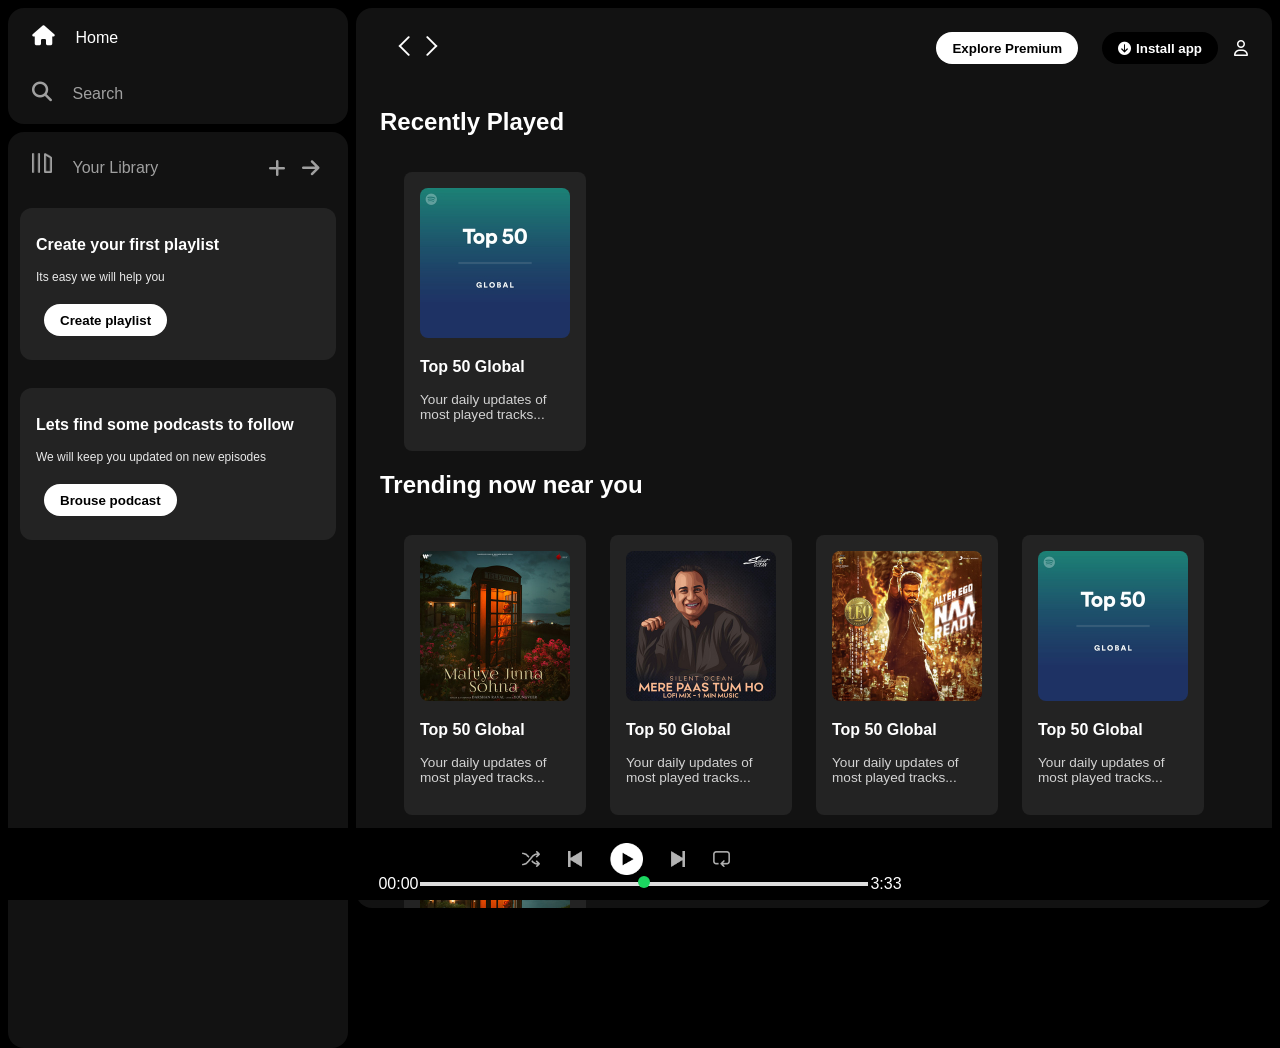
<file: index.html>
<!DOCTYPE html>
<html lang="en">
<head>
    <meta charset="UTF-8">
    <meta name="viewport" content="width=device-width, initial-scale=1.0">
    <link rel="stylesheet" href="https://cdnjs.cloudflare.com/ajax/libs/font-awesome/6.4.0/css/all.min.css">
    <link rel="icon" href="assets/logo.png">
    <title>Spotify - Web Player: Music for everyone</title>
    <link rel="stylesheet" href="style.css">
    <link rel="preconnect" href="https://fonts.googleapis.com">
    <link rel="preconnect" href="https://fonts.gstatic.com" crossorigin>
    <link href="https://fonts.googleapis.com/css2?family=Montserrat:wght@300;400;500;700&display=swap" rel="stylesheet">

</head>
<body>
  <div class="main">
    <div class="sidebar">
         <div class="nav">
        <div class="nav-option" style="opacity: 1;">
          <i class="fa-solid fa-house"></i>
          <a href="#">Home</a>
        </div>
         <div class="nav-option">
          <i class="fa-solid fa-magnifying-glass"></i>
          <a href="#">Search</a>
        </div>
       </div>
       <div class="library">
        <div class="options">
            <div class="lib-option nav-option">
          <img src="assets/library_icon.png">
          <a href="#">Your Library</a>
        </div>
        <div class="icons">
            <i class="fa-solid fa-plus"></i>
            <i class="fa-solid fa-arrow-right"></i>
        </div>
        </div>
        <div class="lib-box">
            <div class="box">
                <p class="box-p1">Create your first playlist</p>
                 <p class="box-p2">Its easy we will help you</p>
                 <button class="badge">Create playlist</button>
            </div>
            <div class="box">
                <p class="box-p1">Lets find some podcasts to follow</p>
                 <p class="box-p2">We will keep you updated on new episodes</p>
                 <button class="badge">Brouse podcast</button>
            </div>
        </div>
       </div>
    </div>
  
      <div class="main-content">
        <div class="sticky-nav">
            <div class="sticky-nav-icons">
              <img src="assets/backward_icon.png">
            <img src="assets/forward_icon.png" class="hide">
            </div>
             <div class="sticky-nav-options">
                <button class="badge nav-item hide">Explore Premium</button>
            <button class="badge nav-item dark-badge"><i class="fa-solid fa-circle-arrow-down" style="margin-right: 5px;"></i>Install app</button>
            <i class="fa-regular fa-user"></i>
             </div>
            
        </div>

            <h2>Recently Played</h2>
            <div class="cards-container">
                <div class="card">
                    <img src="assets/card1img.jpeg" class="card-img" >
                    <p class="card-title">Top 50 Global</p>
                    <p class="card-info">Your daily updates of most played tracks...</p>
                </div>
            </div>
       
            <h2>Trending now near you</h2>
            <div class="cards-container">
                <div class="card">
                    <img src="assets/card2img.jpeg" class="card-img" >
                    <p class="card-title">Top 50 Global</p>
                    <p class="card-info">Your daily updates of most played tracks...</p>
                </div>
            
                <div class="card">
                    <img src="assets/card3img.jpeg" class="card-img" >
                    <p class="card-title">Top 50 Global</p>
                    <p class="card-info">Your daily updates of most played tracks...</p>
                </div>
           
                 <div class="card">
                    <img src="assets/card4img.jpeg" class="card-img" >
                    <p class="card-title">Top 50 Global</p>
                    <p class="card-info">Your daily updates of most played tracks...</p>
                </div>

                <div class="card">
                    <img src="assets/card1img.jpeg" class="card-img" >
                    <p class="card-title">Top 50 Global</p>
                    <p class="card-info">Your daily updates of most played tracks...</p>
                </div>

                <div class="card">
                    <img src="assets/card2img.jpeg" class="card-img" >
                    <p class="card-title">Top 50 Global</p>
                    <p class="card-info">Your daily updates of most played tracks...</p>
                </div>
              </div>

              <h2>Featured Charts</h2>
            <div class="cards-container">
                <div class="card">
                    <img src="assets/card5img.jpeg" class="card-img" >
                    <p class="card-title">Top 50 Global</p>
                    <p class="card-info">Your daily updates of most played tracks...</p>
                </div>

                <div class="card">
                    <img src="assets/card6img.jpeg" class="card-img" >
                    <p class="card-title">Top 50 Global</p>
                    <p class="card-info">Your daily updates of most played tracks...</p>
                </div>

                <div class="card">
                    <img src="assets/card1img.jpeg" class="card-img" >
                    <p class="card-title">Top 50 Global</p>
                    <p class="card-info">Your daily updates of most played tracks...</p>
                </div>
            </div>
    </div>
    <div class="footer">
        <div class="line"></div>
    </div>
     </div>
    <div class="music-player">
        <div class="album"></div>
        <div class="player">
            <div class="player-control">
                <img src="assets/player_icon1.png" class="player-control-icon">
                <img src="assets/player_icon2.png" class="player-control-icon">
                <img src="assets/player_icon3.png" class="player-control-icon" style="opacity: 1; height: 2rem;">
                <img src="assets/player_icon4.png" class="player-control-icon">
                <img src="assets/player_icon5.png" class="player-control-icon">
            </div>
            <div class="playback-bar">
                <span class="curr-time">00:00</span>
                <input type="range" min="0" max="100" class="progress-bar">
                <span class="tot-time">3:33</span>
            </div>
        </div>
        <div class="controls"></div>
    </div>
     
  </div>
</body>
</html>
</file>
<file: style.css>
body{
    font-family: 'Monterrat', sans-serif;
    margin: 0;
    background-color: #000;
    color: #fff;
    overflow: hidden;
}

.main{
    display: flex;
    height: 100vh;
    padding: 0.5rem;
}

.sidebar{
    background-color: #000;
    width: 340px;
    border-radius: 1rem;
    margin-right:0.5rem ;
}

.main-content{
    background-color: #121212;
    flex: 1;
    border-radius: 1rem;
    overflow: auto;
    padding: 0 1.5rem  0 1.5rem;
}

.music-player{
    background-color: black;
    position: fixed;
    width: 100%;
    bottom: 0;
    height: 72px;
}

a{
    text-decoration: none;
    color: #fff;
}

.nav{
    background-color: #121212;
    border-radius: 1rem;
    display: flex;
    flex-direction: column;
    justify-content: center;
    height: 100px;
    padding: 0.5rem 0.75rem;
}

.nav-option{
   line-height: 2.5rem;
   opacity: 0.6;
   padding: 0.5rem 0.75rem;
}

.nav-option:hover{
    opacity: 1;
}

.nav-option i{
    font-size: 1.25rem;
}

.nav-option a{
    font-size: 1rem;
    margin-left: 1rem;
}

.library{
    background-color: #121212;
    border-radius: 1rem;
    margin-top: 0.5rem;
    padding: 0.5rem 0.75rem;
    height: 100%;
}

.options{
    display: flex;
    justify-content: space-between;
    align-items: center;
}

.lib-option img{
    height: 1.25rem;
    width: 1.25rem;
}

.icons{
    font-size: 1.25rem;
   
    display: flex;
}

.icons i{
    opacity: 0.6;
    margin-right: 1rem;
}

.icons i:hover{
    opacity: 1;
}

.box{
    background-color: #232323;
    height: 8rem;
    border-radius: 0.75rem;
    margin: 0.75rem 0 1.75rem 0;
    padding: 0.75rem 1rem;
}

.box-p1{
    font-size: 1rem;
    font-weight: 700;
}

.box-p2{
    font-size: 0.75rem;
    opacity: 0.9;
}

.badge{
    background-color: #fff;
    border: none;
    border-radius: 100px;
    padding: 0.25rem 1rem;
    font-weight: 700;
    margin: 0.5rem;
    height: 2rem;
    width: fit-content;
}

.dark-badge{
    background-color: #000;
    color: #fff;
}

.sticky-nav{
    position: sticky;
    top: 0;
    background-color: #121212;
    justify-content: space-between;
    display: flex;
    align-items: center;
    padding: 1rem 0 1rem 0;
    z-index: 10;
}

.sticky-nav-icons{
    margin-left: 0.75rem;
}

.sticky-nav-options{
    display: flex;
    justify-content: center;
    align-items: center;
}

.nav-item{
    margin-right: 1rem;
}

@media(max-width : 1000px){
    .hide{
        display: none;
    }
}

.card{
    background-color: #232323;
    width: 150px;
    border-radius: 0.5rem;
    padding: 1rem;
    margin-left: 1.5rem;
    margin-top: 1rem;
}


.cards-container{
   display:flex;
   flex-wrap: wrap;
}

.card-img{
    width: 100%;
     border-radius: 0.5rem;
}

.card-title{
    font-weight: 600;
}

.card-info{
    font-size: 0.85rem;
    opacity: 0.8;
}

.footer{
    height: 300px;
    display: flex;
    align-items: center;
    justify-content: center;
}

.line{
    width: 90%;
    height: 30%;
    border-top: 1px solid white;
    opacity: 0.4;
}

.music-player{
    display: flex;
    justify-content: space-between;
    align-items: center;
}

.album{
    width: 25%;
    background-color: pink;
}

.player{
    width: 50%;
    background-color:#000;
}

.controls{
    width: 25%;
    background-color: aquamarine;
}

.player-control{
    display: flex;
    justify-content: center;
    align-items: center;
    padding-top: 0.5rem;
}

.player-control-icon{
    height: 1rem;
    margin-right: 1.75rem;
    opacity: 0.7;
}

.player-control-icon:hover{
    opacity: 1;
}

.playback-bar{
    display: flex;
    justify-content: center;
    align-items:center ;
}

.progress-bar{
    width: 70%;
    appearance: none;
    background-color: transparent;
    cursor: pointer;
}

.progress-bar::-webkit-slider-runnable-track{
    background-color: #ddd;
    border: 100px;
    height: 0.2rem;
}

.progress-bar::-webkit-slider-thumb{
   appearance: none;
   height: 0.75rem;
   width:0.75rem;
   background-color: #1bd760;
   border-radius: 50%;
   margin-top: -6px;
}
</file>
